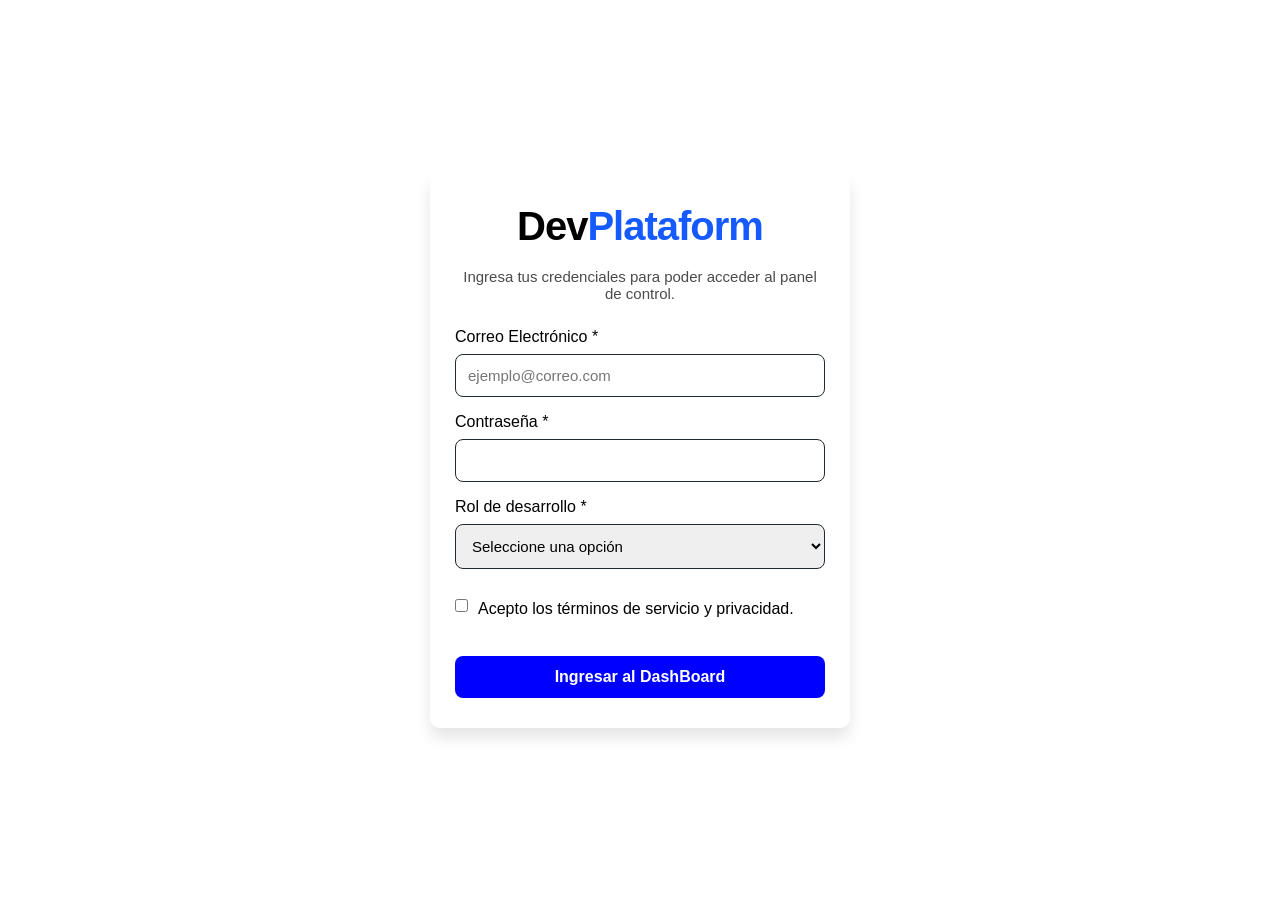
<file: index.html>
<!DOCTYPE html>
<html lang="en">
<head>
    <meta charset="UTF-8">
    <meta name="viewport" content="width=device-width, initial-scale=1.0">
    <title>Document</title>
    <link rel="stylesheet" href="CSS/styles.css">
</head>
<body>
        <div class="container">
        <form action="dashboard.html" method="get">
            <fieldset>
                <h1>Dev<span class="luces">Plataform</span></h1>
                <p class="textoP">Ingresa tus credenciales para poder acceder al panel de control.</p>
                
                <label for="correo">Correo Electrónico *</label>
                <input type="email" name="correo" id="correo" required placeholder="ejemplo@correo.com">

                <label for="contraseña">Contraseña *</label>
                <input type="password" name="contraseña" id="contraseña" required minlength="7">
                
                <label for="rol">Rol de desarrollo *</label>
                <select name="desplegable" id="rol" required>
                    <option value="" disabled selected>Seleccione una opción</option>
                    <option value="desarrolladorFronted">Desarrollador Frontend</option>
                    <option value="desarrolladorBakend">Desarrollador Backend</option>
                    <option value="desarrolladorFullstack">Desarrollador FullStack</option>
                </select>

                <div class="checkbox">
                    <input type="checkbox" id="checkbox" required>
                    <label for="checkbox">Acepto los términos de servicio y privacidad.</label>
                </div>

                <button type="submit" class="btn-ingresar">Ingresar al DashBoard</button>
            </fieldset>
        </form>
    </div>
    
</body>
</html>
</file>
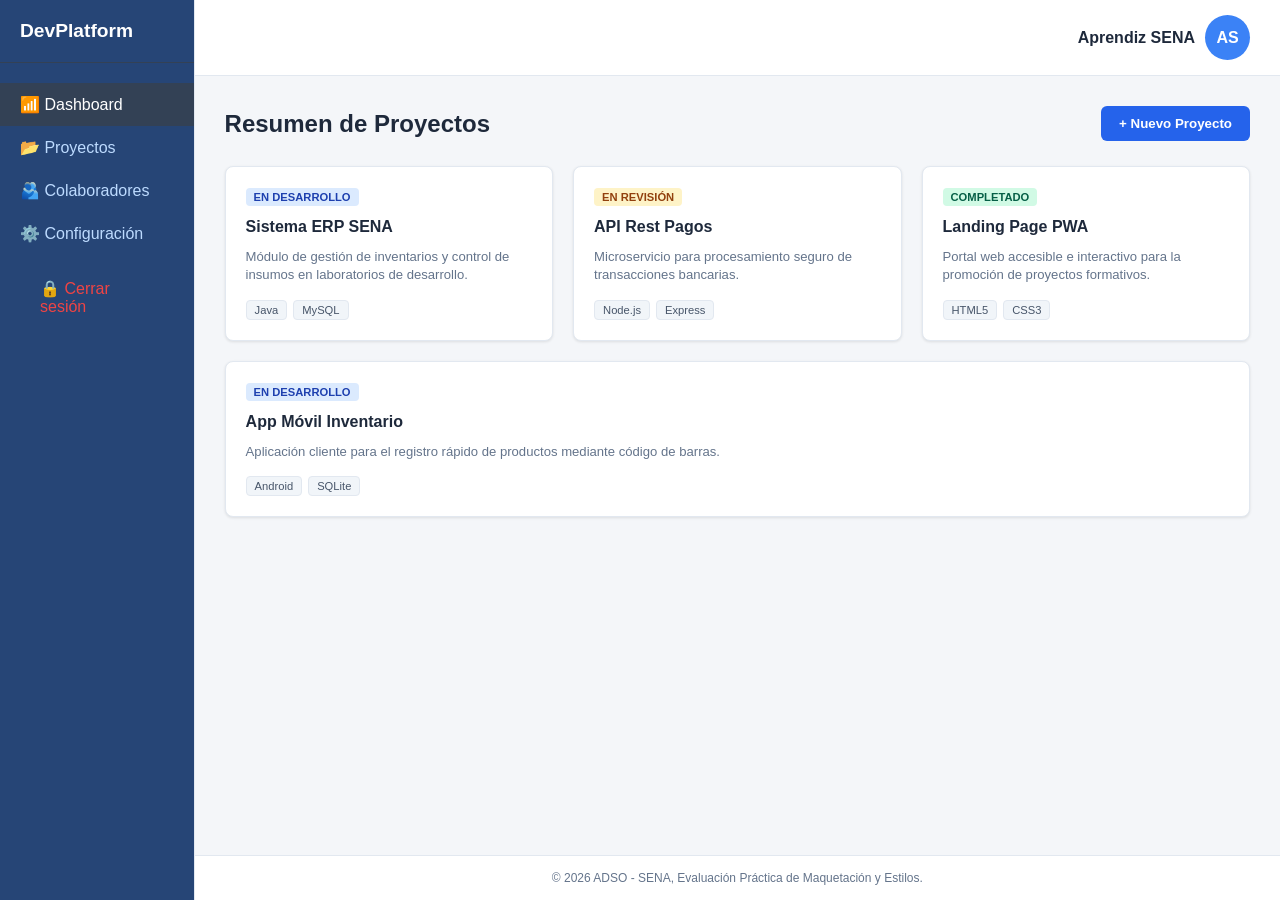
<file: dashboard.html>
<!DOCTYPE html>
<html lang="en">
<head>
    <meta charset="UTF-8">
    <meta name="viewport" content="width=device-width, initial-scale=1.0">
    <title>Document</title>
    <link rel="stylesheet" href="CSS/style.css">
</head>
<body>

      <aside>
        <div class="logo">DevPlatform</div>
        <ul class="menu">
            <li class="active">📶 Dashboard</li>
            <li>📂 Proyectos</li>
            <li>🫂 Colaboradores</li>
            <li>⚙️ Configuración</li>
            <li><a href="index.html" class="cerrar">🔒 Cerrar sesión</a></li>
        </ul>
    </aside>

    <div class="main">
        
        <header>
            <div class="header-logo">DevPlatform</div>
            <div class="perfil-usuario">
                <span>Aprendiz SENA</span>
                <div class="avatar">AS</div>
            </div>
        </header>

        <div class="container3">

            <div class="container2">
                <h1>Resumen de Proyectos</h1>
                <button class="btn-nuevo">+ Nuevo Proyecto</button>
            </div>

            <div class="tarjetas">
                <article class="card">
                    <div>
                        <span class="mini desarrollo">En Desarrollo</span>
                        <h3>Sistema ERP SENA</h3>
                        <p>Módulo de gestión de inventarios y control de insumos en laboratorios de desarrollo.</p>
                    </div>
                    <div class="spans">
                        <span class="span">Java</span>
                        <span class="span">MySQL</span>
                    </div>
                </article>
                
                <article class="card">
                    <div>
                        <span class="mini revision">En Revisión</span>
                        <h3>API Rest Pagos</h3>
                        <p>Microservicio para procesamiento seguro de transacciones bancarias.</p>
                    </div>
                    <div class="spans">
                        <span class="span">Node.js</span>
                        <span class="span">Express</span>
                    </div>
                </article>

                <article class="card">
                    <div>
                        <span class="mini completado">Completado</span>
                        <h3>Landing Page PWA</h3>
                        <p>Portal web accesible e interactivo para la promoción de proyectos formativos.</p>
                    </div>
                    <div class="spans">
                        <span class="span">HTML5</span>
                        <span class="span">CSS3</span>
                    </div>
                </article>

                <article class="card">
                    <div>
                        <span class="mini desarrollo">En Desarrollo</span>
                        <h3>App Móvil Inventario</h3>
                        <p>Aplicación cliente para el registro rápido de productos mediante código de barras.</p>
                    </div>
                    <div class="spans">
                        <span class="span">Android</span>
                        <span class="span">SQLite</span>
                    </div>
                </article>
            </div>
        </div>

        <footer>
            © 2026 ADSO - SENA, Evaluación Práctica de Maquetación y Estilos.
        </footer>

    </div>
    
</body>
</html>
</file>
<file: CSS/styles.css>
* {
    box-sizing: border-box;
    margin: 0;
    padding: 0;
}

body {
    font-family: 'Franklin Gothic Medium', 'Arial Narrow', Arial, sans-serif;
    background-color: white;
    min-height: 100vh;
    display: flex;
    flex-direction: column;
}

.container {
    flex: 1;
    display: flex;
    justify-content: center;
    align-items: center;
    padding: 20px;
}

fieldset {
    border: none;
    background-color: white;
    padding: 30px 25px;
    border-radius: 10px;
    box-shadow: 0 10px 15px rgba(0, 0, 0, 0.10);
    width: 100%;
    max-width: 420px;
    display: flex;
    flex-direction: column;
    gap: 8px;
}

fieldset h1 {
    font-size: 2.5rem;
    line-height: 1.2;
    margin-bottom: 10px;
    letter-spacing: -1px;
    text-align: center;
    color: black;
}

.luces {
    color: rgb(20, 90, 255);
}

.textoP {
    text-align: center;
    margin-bottom: 10px;
    color: rgb(75, 75, 75);
    font-size: 15px;
}

#rol, #correo, #contraseña {
    width: 100%;
    padding: 12px;
    border: 1px solid rgb(33, 41, 49);
    border-radius: 8px;
    font-size: 15px;
    outline: none;
    transition: all 0.3s ease;
}

#rol:hover, #correo:hover, #contraseña:hover,
#rol:focus, #correo:focus, #contraseña:focus {
    border-color: black;
    box-shadow: 0 0 5px rgba(2, 91, 255, 0.5);
}

label {
    color: black;
    font-size: 16px;
    margin-top: 8px;
}

.btn-ingresar {
    background-color: blue;
    color: white;
    border: none;
    padding: 12px;
    border-radius: 8px;
    font-size: 16px;
    font-weight: bold;
    cursor: pointer;
    margin-top: 15px;
    display: block;
    width: 100%;
    text-align: center;
    text-decoration: none !important; 
}

.btn-ingresar:hover, 
.btn-ingresar:focus, 
.btn-ingresar:active {
    text-decoration: none;
    color: white;
    outline: none;
    background-color: rgb(0, 0, 200);
}

.checkbox {
    display: flex;
    flex-direction: row;
    align-items: center;
    gap: 10px;
    margin-top: 15px;
    margin-bottom: 15px;
    color: rgb(75, 75, 75);
    font-size: 14px;
}

@media (max-width: 480px) {
    .container {
        padding: 10px;
    }

    fieldset {
        padding: 20px 15px;
        box-shadow: none;
    }

    fieldset h1 {
        font-size: 2rem;
    }

    label {
        font-size: 14px;
    }
}
</file>
<file: CSS/style.css>
* {
    margin: 0;
    padding: 0;
    box-sizing: border-box;
    font-family: 'Franklin Gothic Medium', 'Arial Narrow', Arial, sans-serif;
}

body {
    display: flex;
    height: 100vh;
    background-color: #f4f6f9;
    color: #616060;
}

aside {
    width: 240px;
    background-color: #264576;
    color: #bddbff;
    display: flex;
    flex-direction: column;
    padding: 0;
    border-right: 1px solid #e2e8f0;
}

.logo {
    font-size: 1.2rem;
    font-weight: bold;
    color: #ffffff;
    padding: 20px;
    border-bottom: 1px solid #334155;
    background-color: #264576;
}

.menu {
    list-style: none;
    padding: 20px 0;
    display: flex;
    flex-direction: column;
    flex-grow: 1;
    justify-content: flex-start;
}

.menu li {
    padding: 12px 20px;
    display: flex;
    align-items: center;
    gap: 10px;
    cursor: pointer;
    transition: background 0.2s;
    color: #bddbff;
}

.menu li.active, .menu li:hover {
    background-color: #334155;
    color: #ffffff;
}

.cerrar {
    padding: 12px 20px;
    color: #ef4444;
    display: flex;
    align-items: center;
    gap: 10px;
    cursor: pointer;
    font-weight: 200;
    list-style: none;
    text-decoration: none;
    margin-top: auto;
}

.main {
    flex-grow: 1;
    display: flex;
    flex-direction: column;
    justify-content: space-between;
    overflow-y: auto;
}

header {
    background-color: #ffffff;
    padding: 15px 30px;
    display: flex;
    justify-content: space-between;
    align-items: center;
    border-bottom: 1px solid #e2e8f0;
}

.header-logo {
    display: none;
    font-size: 1.2rem;
    font-weight: bold;
    color: #000000;
}

.perfil-usuario {
    display: flex;
    align-items: center;
    gap: 10px;
    font-size: 16px;
    font-weight: 600;
    color: #1e293b;
    margin-left: auto;
}

.avatar {
    width: 45px;
    height: 45px;
    background-color: #3b82f6;
    color: #ffffff;
    display: flex;
    align-items: center;
    justify-content: center;
    border-radius: 50%;
    font-size: 16px;
}

.container3 {
    padding: 30px;
    flex-grow: 1;
}

.container2 {
    display: flex;
    justify-content: space-between;
    align-items: center;
    margin-bottom: 25px;
}

.container2 h1 {
    font-size: 1.5rem;
    color: #1e293b;
}

.btn-nuevo {
    background-color: #2563eb;
    color: #ffffff;
    border: none;
    padding: 10px 18px;
    border-radius: 6px;
    font-weight: 600;
    cursor: pointer;
    transition: background 0.2s;
}

.btn-nuevo:hover {
    background-color: #1d4ed8;
}

.tarjetas {
    display: flex;
    max-width: 1280px;
    gap: 20px;
    flex-wrap: wrap;
}

.card {
    background-color: #ffffff;
    border-radius: 8px;
    padding: 20px;
    box-shadow: 0 1px 3px rgba(0, 0, 0, 0.1);
    border: 1px solid #e2e8f0;
    display: flex;
    flex-direction: column;
    justify-content: space-between;
    flex: 1;
    min-width: 250px;
}

.card:hover {
    box-shadow: 0 6px 20px rgba(0, 0, 0, 0.10);
    transition: transform 0.5s ease;
    transform: translateY(-6px);
}

.mini {
    display: inline-block;
    padding: 3px 8px;
    font-size: 0.7rem;
    font-weight: 700;
    border-radius: 4px;
    margin-bottom: 12px;
    text-transform: uppercase;
}

.mini.desarrollo {
    background-color: #dbeafe;
    color: #1e40af;
}

.mini.revision {
    background-color: #fef3c7;
    color: #92400e;
}

.mini.completado {
    background-color: #d1fae5;
    color: #065f46;
}

.card h3 {
    font-size: 1rem;
    color: #1e293b;
    margin-bottom: 12px;
}

.card p {
    font-size: 0.82rem;
    color: #64748b;
    line-height: 1.4;
    margin-bottom: 15px;
}

.spans {
    display: flex;
    gap: 6px;
}

.span {
    background-color: #f1f5f9;
    color: #475569;
    font-size: 0.7rem;
    padding: 3px 8px;
    border-radius: 4px;
    border: 1px solid #e2e8f0;
}

footer {
    text-align: center;
    padding: 15px;
    font-size: 0.75rem;
    color: #64748b;
    border-top: 1px solid #e2e8f0;
    background-color: #ffffff;
    position: relative;
}

@media (max-width: 768px) {
    body {
        flex-direction: column;
        height: auto;
    }

    aside {
        width: 100%;
        flex-direction: row;
        align-items: center;
        padding: 0 20px;
        background-color: #264576;
        border-right: none;
        border-bottom: 1px solid #e2e8f0;
    }

    aside .logo {
        display: none;
    }

    .menu {
        flex-direction: row;
        padding: 0;
        gap: 10px;
        align-items: center;
        width: 100%;
    }

    .menu li {
        padding: 12px 10px;
        font-size: 0.85rem;
        color: #bddbff;
    }

    .cerrar {
        padding: 12px 10px;
        font-size: 0.85rem;
        margin-top: 0;
        margin-left: auto;
    }

    header {
        background-color: #ffffff;
    }

    .header-logo {
        display: block;
    }

    .tarjetas {
        flex-direction: column;
    }
}
</file>
